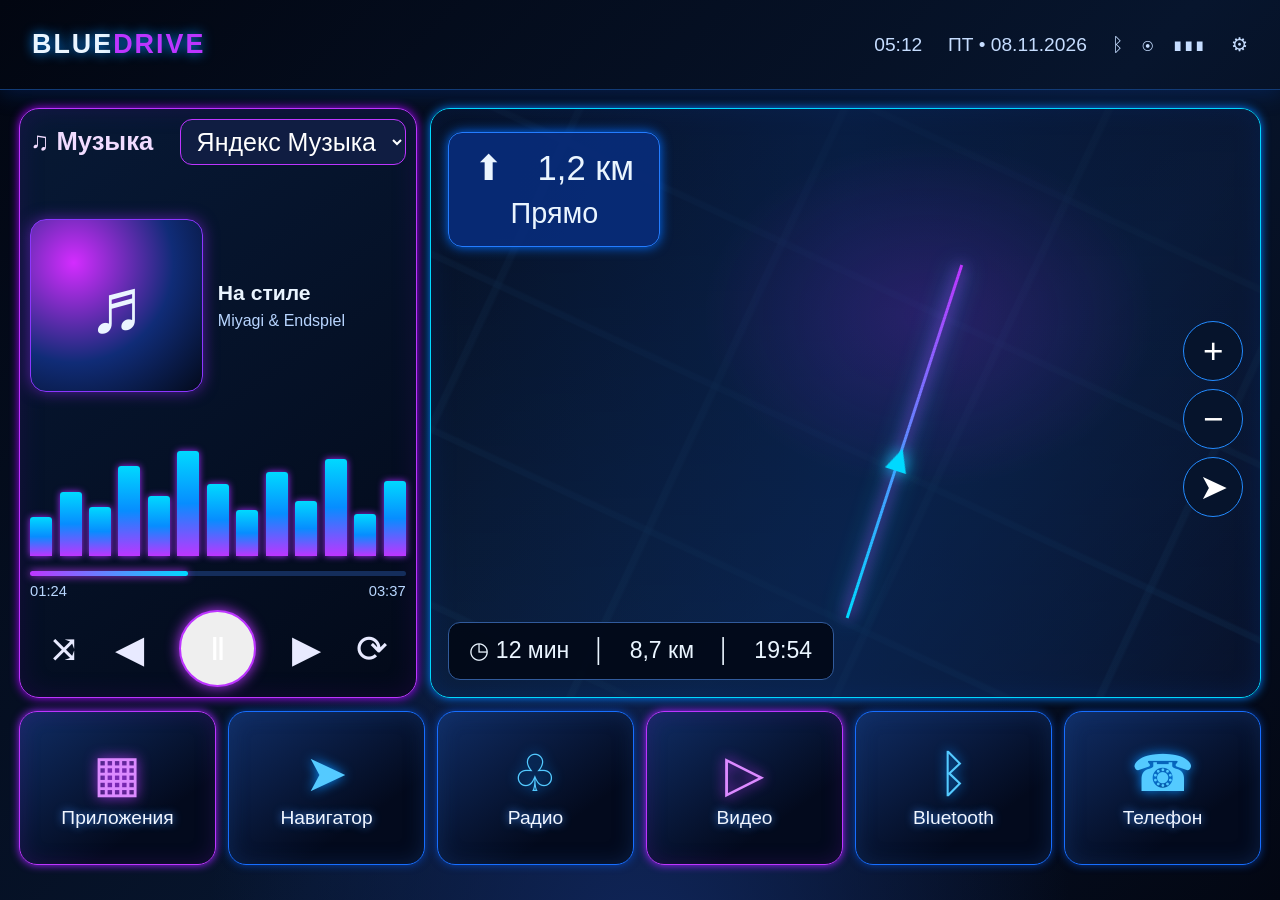
<file: index.html>
<!doctype html>
<html lang="ru">
<head>
<meta charset="utf-8"><meta name="viewport" content="width=device-width,initial-scale=1,maximum-scale=1,user-scalable=no">
<title>BlueDrive</title>
<style>
:root{--bg:#030713;--panel:#071329;--blue:#078dff;--cyan:#00d9ff;--purple:#bd35ff;--pink:#f000d8;--white:#eaf5ff}
*{box-sizing:border-box}html,body{margin:0;width:100%;height:100%;overflow:hidden;background:var(--bg);color:var(--white);font-family:Arial,sans-serif}
body{background:radial-gradient(ellipse at 50% 110%,#10265b 0,transparent 48%),linear-gradient(135deg,#020611,#07152d 55%,#030713)}
.top{height:10%;min-height:42px;display:flex;align-items:center;justify-content:space-between;padding:0 2.5%;border-bottom:1px solid #123b76;box-shadow:0 4px 20px #073b9a55}
.brand{font-size:clamp(17px,2.1vw,30px);font-weight:800;letter-spacing:2px;color:#eaf5ff;text-shadow:0 0 12px var(--blue)}
.brand b{color:var(--purple)}.status{font-size:clamp(12px,1.5vw,21px);color:#c6ddff;display:flex;gap:2vw;align-items:center}
.main{height:69%;display:grid;grid-template-columns:32% 1fr;gap:1.1%;padding:1.4% 1.5% 1%}
.card{min-width:0;min-height:0;border:1.5px solid var(--blue);border-radius:20px;background:linear-gradient(145deg,#081a38ed,#030918f5);box-shadow:0 0 9px var(--blue),inset 0 0 24px #0757b733;position:relative;overflow:hidden}
.music{border-color:var(--purple);box-shadow:0 0 10px #a500ff, inset 0 0 26px #5b0b9933;padding:2.5%;display:flex;flex-direction:column}
.mhead{display:flex;align-items:center;justify-content:space-between;font-size:clamp(15px,2vw,27px);font-weight:bold;color:#f1dcff;margin-bottom:2%}
.select{border:1px solid var(--purple);background:#101d42;color:white;border-radius:12px;padding:7px 12px;font-size:clamp(15px,2vw,25px)}
.track{display:grid;grid-template-columns:46% 1fr;gap:4%;align-items:center;min-height:0;flex:1}
.cover{aspect-ratio:1/1;border-radius:16px;background:radial-gradient(circle at 25% 25%,#d42cff,#102c77 55%,#030a1b);border:1px solid #8c36ff;display:flex;align-items:center;justify-content:center;font-size:clamp(35px,6vw,85px);box-shadow:0 0 15px #9a26ff88}
.song{font-size:clamp(13px,1.65vw,23px);font-weight:bold}.artist{font-size:clamp(10px,1.25vw,18px);color:#b8d5ff;margin-top:7px}
.eq{height:22%;display:flex;align-items:end;gap:2%;padding:2% 0}.eq i{display:block;flex:1;border-radius:3px 3px 0 0;background:linear-gradient(to top,var(--purple),var(--blue),var(--cyan));height:var(--h);box-shadow:0 0 7px #a62bff}
.progress{height:5px;border-radius:9px;background:#142d5b;margin:2% 0}.progress span{display:block;width:42%;height:100%;border-radius:9px;background:linear-gradient(90deg,var(--purple),var(--cyan));box-shadow:0 0 9px var(--purple)}
.times{display:flex;justify-content:space-between;color:#b9d7ff;font-size:clamp(10px,1.15vw,16px)}
.controls{display:flex;align-items:center;justify-content:space-around;padding-top:3%;font-size:clamp(20px,3vw,42px);color:#e8eaff}
.play{width:clamp(48px,6vw,78px);height:clamp(48px,6vw,78px);border-radius:50%;border:2px solid var(--purple);display:grid;place-items:center;color:white;box-shadow:0 0 14px var(--purple);font-size:clamp(20px,2.5vw,34px)}
.map{background:linear-gradient(135deg,#07172c,#102e5c 60%,#090d26);border-color:var(--cyan);box-shadow:0 0 10px #007cff,inset 0 0 25px #005cff55}
.city{position:absolute;inset:0;background:linear-gradient(180deg,#050c20aa,#06152d88),repeating-linear-gradient(25deg,transparent 0 9%,#1d4e7b55 9.2% 9.7%,transparent 10% 18%),repeating-linear-gradient(115deg,transparent 0 13%,#28608c44 13.2% 13.7%,transparent 14% 24%)}
.city:after{content:"";position:absolute;left:0;right:0;top:0;bottom:0;background:radial-gradient(ellipse at 60% 35%,#a528ff33,transparent 32%),linear-gradient(90deg,transparent,#09285c77,transparent)}
.route{position:absolute;left:57%;top:25%;width:3px;height:63%;background:linear-gradient(var(--purple),var(--cyan));transform:rotate(18deg);box-shadow:0 0 14px var(--purple),0 0 25px var(--cyan)}
.route:after{content:"";position:absolute;top:52%;left:-9px;border-left:11px solid transparent;border-right:11px solid transparent;border-bottom:23px solid var(--cyan);filter:drop-shadow(0 0 8px var(--cyan))}
.turn{position:absolute;top:4%;left:2%;padding:1.5% 3%;border:1px solid #237cff;border-radius:14px;background:#082c79ed;font-size:clamp(17px,2.7vw,36px);box-shadow:0 0 12px #006dff}
.zoom{position:absolute;right:2%;top:36%;display:flex;flex-direction:column;gap:8px}.zoom button{border:1px solid #238bff;border-radius:50%;width:clamp(35px,5vw,60px);height:clamp(35px,5vw,60px);background:#06142c;color:white;font-size:clamp(20px,3vw,35px)}
.trip{position:absolute;bottom:3%;left:2%;background:#020817e8;border:1px solid #315b9c;border-radius:12px;padding:1.5% 2.5%;font-size:clamp(12px,1.8vw,24px)}
.dock{height:19%;display:grid;grid-template-columns:repeat(6,1fr);gap:1%;padding:0 1.5% 1.3%}
.tile{border:1px solid #176eff;border-radius:18px;background:linear-gradient(145deg,#102d65,#030a1d 70%);box-shadow:0 0 8px #075dff88,inset 0 0 20px #163c7b66;display:flex;flex-direction:column;align-items:center;justify-content:center;gap:5%;font-size:clamp(10px,1.5vw,20px);color:#f1f6ff;text-shadow:0 0 8px #3c8dff}
.tile:nth-child(1),.tile:nth-child(4){border-color:var(--purple);box-shadow:0 0 9px #9e20ff,inset 0 0 20px #4c168855}
.ico{font-size:clamp(23px,4vw,53px);line-height:1;color:#54caff;text-shadow:0 0 12px var(--blue)}.tile:nth-child(1) .ico,.tile:nth-child(4) .ico{color:#dc8aff;text-shadow:0 0 13px var(--purple)}
@media(max-aspect-ratio:4/3){.main{grid-template-columns:35% 1fr}.dock{gap:.5%}.card{border-radius:12px}}
</style></head>
<body>
<header class="top"><div class="brand">BLUE<b>DRIVE</b></div><div class="status"><span id="clock">19:42</span><span>ПТ • 08.11.2026</span><span>ᛒ　◉　▮▮▮</span><span>⚙</span></div></header>
<section class="main">
 <div class="card music">
  <div class="mhead"><span>♫ Музыка</span><select class="select" id="source" aria-label="Источник музыки" onchange="sourceChanged()"><option>Яндекс Музыка</option><option>USB / SD</option><option>Радио FM</option></select></div>
  <div class="track"><div class="cover" id="cover">♬</div><div><div class="song" id="song">На стиле</div><div class="artist" id="artist">Miyagi &amp; Endspiel</div></div></div>
  <div class="eq" aria-hidden="true"><i style="--h:35%"></i><i style="--h:58%"></i><i style="--h:44%"></i><i style="--h:82%"></i><i style="--h:54%"></i><i style="--h:95%"></i><i style="--h:65%"></i><i style="--h:42%"></i><i style="--h:76%"></i><i style="--h:50%"></i><i style="--h:88%"></i><i style="--h:38%"></i><i style="--h:68%"></i></div>
  <div class="progress"><span></span></div><div class="times"><span>01:24</span><span>03:37</span></div>
  <div class="controls"><span>⤨</span><span>◀</span><button class="play" onclick="playMusic()">Ⅱ</button><span>▶</span><span>⟳</span></div>
 </div>
 <div class="card map"><div class="city"></div><div class="route"></div><div class="turn">⬆　1,2 км<br><small>　 Прямо</small></div><div class="zoom"><button onclick="Android.message('Масштаб карты регулируется в навигаторе')">+</button><button onclick="Android.message('Масштаб карты регулируется в навигаторе')">−</button><button onclick="Android.launch('nav')">➤</button></div><div class="trip">◷ 12 мин　│　8,7 км　│　19:54</div></div>
</section>
<nav class="dock">
 <button class="tile" onclick="Android.launch('apps')"><span class="ico">▦</span>Приложения</button>
 <button class="tile" onclick="Android.launch('nav')"><span class="ico">➤</span>Навигатор</button>
 <button class="tile" onclick="Android.launch('radio')"><span class="ico">♧</span>Радио</button>
 <button class="tile" onclick="Android.launch('video')"><span class="ico">▷</span>Видео</button>
 <button class="tile" onclick="Android.launch('bluetooth')"><span class="ico">ᛒ</span>Bluetooth</button>
 <button class="tile" onclick="Android.launch('phone')"><span class="ico">☎</span>Телефон</button>
</nav>
<script>
function sourceChanged(){const s=document.getElementById('source').value;localStorage.setItem('bd_source',s);if(s==='Яндекс Музыка'){document.getElementById('song').textContent='На стиле';document.getElementById('artist').textContent='Miyagi & Endspiel';}else if(s==='USB / SD'){document.getElementById('song').textContent='Музыка с носителя';document.getElementById('artist').textContent='Выберите трек в плеере';}else{document.getElementById('song').textContent='Радио FM';document.getElementById('artist').textContent='Откройте штатное радио';}}
function playMusic(){const s=document.getElementById('source').value;if(s==='Яндекс Музыка')Android.launch('music');else if(s==='Радио FM')Android.launch('radio');else Android.message('Для USB / SD откройте музыкальный плеер магнитолы');}
function showHome(){}
(function(){const s=localStorage.getItem('bd_source');if(s){document.getElementById('source').value=s;sourceChanged();}function tick(){const d=new Date();document.getElementById('clock').textContent=d.toLocaleTimeString('ru-RU',{hour:'2-digit',minute:'2-digit'});}tick();setInterval(tick,30000);})();
</script>
</body></html>
</file>
